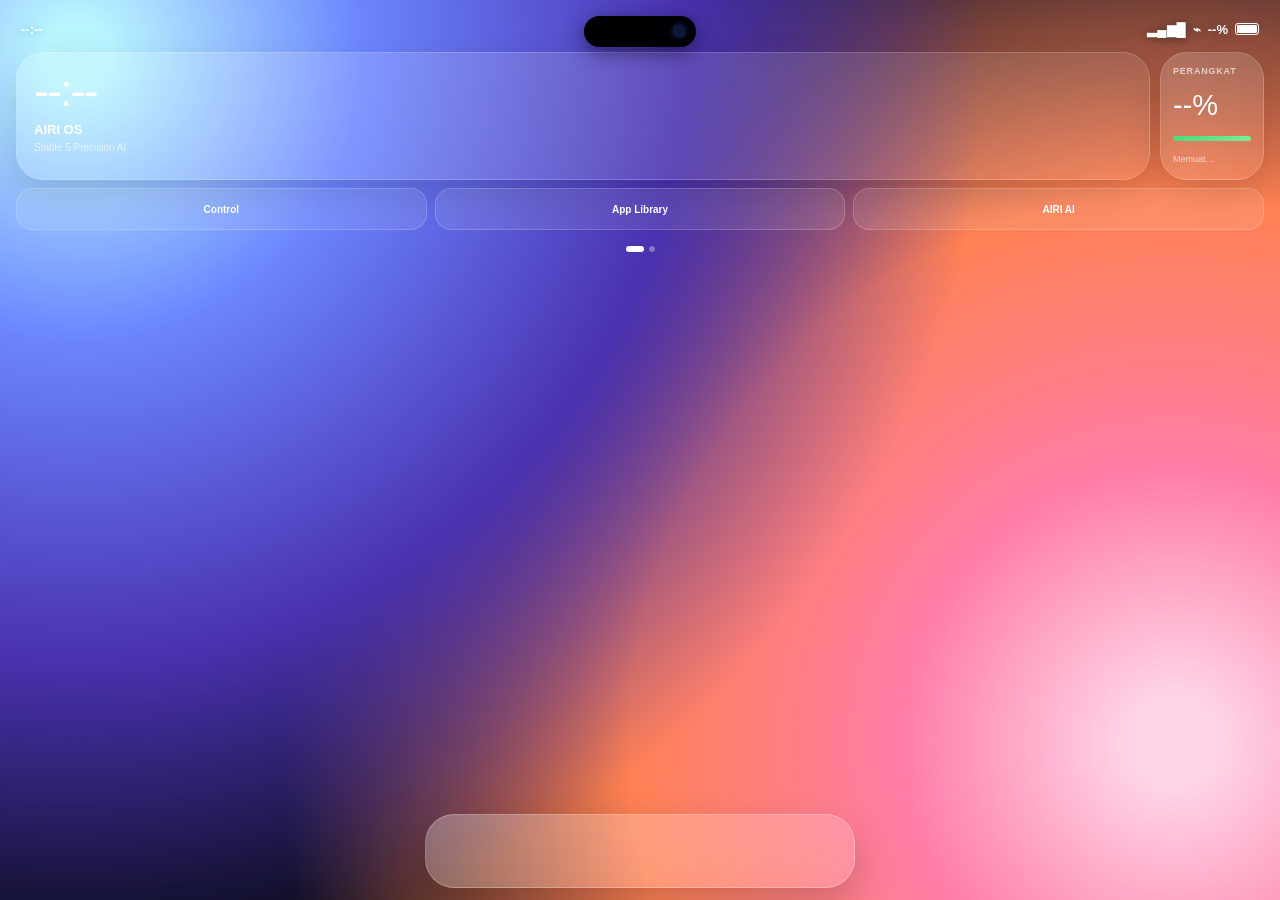
<file: android-airi-os/app/src/main/assets/index.html>
<!doctype html><html lang="id"><head><meta charset="utf-8"><meta name="viewport" content="width=device-width,initial-scale=1,maximum-scale=1,user-scalable=no,viewport-fit=cover"><title>AIRI OS 26.6 Stable 5</title><style>
:root{--fg:#fff;--mut:#ffffffaa;--glass:#ffffff22;--line:#ffffff2d}*{box-sizing:border-box;-webkit-tap-highlight-color:transparent}html,body{margin:0;width:100%;height:100%;overflow:hidden;background:#060812;color:#fff;font-family:-apple-system,BlinkMacSystemFont,"Segoe UI",Roboto,Arial,sans-serif}button,input,select{font:inherit}.shell{position:fixed;inset:0;overflow:hidden;background:#090d19}.wall{position:absolute;inset:-8%;background:radial-gradient(circle at 12% 12%,#b9f5ff 0 2%,#6b85ff 18%,#4a31af 38%,transparent 57%),radial-gradient(circle at 86% 78%,#ffd4e7 0 3%,#ff7da7 18%,#ff8153 36%,transparent 59%),linear-gradient(155deg,#11162f,#070b18 63%,#201223)}.wall.mid{background:radial-gradient(circle at 15% 10%,#60e5ff 0 2%,#315ec8 20%,#172e6a 40%,transparent 58%),radial-gradient(circle at 86% 82%,#7161ff 0 2%,#322b7d 22%,#11172e 42%,transparent 60%),linear-gradient(155deg,#07101e,#050811 70%,#101327)}.screen{position:absolute;inset:0;padding:10px 16px 100px}.status{height:38px;display:flex;align-items:center;justify-content:space-between;font-size:13px;font-weight:800;padding:0 5px;text-shadow:0 1px 8px #0006}.sr{display:flex;gap:7px;align-items:center}.battery{width:24px;height:12px;border:1.6px solid #fff;border-radius:3px;padding:1px}.battery b{display:block;height:100%;background:#fff;border-radius:1px}.island{position:fixed;z-index:30;left:50%;top:16px;transform:translateX(-50%);width:112px;height:31px;border-radius:20px;background:#010104;box-shadow:0 5px 20px #0007;touch-action:none}.island:after{content:"";position:absolute;right:13px;top:11px;width:8px;height:8px;border-radius:50%;background:#0e1730;box-shadow:0 0 7px #3273ff}.island.drag{box-shadow:0 0 0 2px #ffffff77,0 10px 28px #0009}.hero{height:128px;display:grid;grid-template-columns:minmax(0,1fr) 104px;gap:10px;margin-top:4px}.card{background:linear-gradient(145deg,#ffffff2e,#ffffff14);border:1px solid var(--line);border-radius:27px;box-shadow:0 14px 34px #0002}.clock{padding:15px 17px}.time{font-size:45px;line-height:46px;font-weight:250;letter-spacing:-2px}.date{margin-top:8px;font-size:13px;font-weight:800}.sub{font-size:10px;color:var(--mut);margin-top:5px}.device{padding:13px 12px;display:flex;flex-direction:column;justify-content:space-between}.tiny{font-size:9px;letter-spacing:.8px;color:var(--mut);font-weight:800}.pct{font-size:29px}.bar{height:5px;background:#ffffff20;border-radius:6px;overflow:hidden}.bar b{display:block;height:100%;background:linear-gradient(90deg,#50d979,#78ed98)}.dev{font-size:9px;color:var(--mut);line-height:1.3}.quick{height:42px;margin-top:8px;display:grid;grid-template-columns:1fr 1fr 1fr;gap:8px}.qb{border:1px solid var(--line);background:#ffffff19;color:#fff;border-radius:16px;font-size:10px;font-weight:800}.qb:active{transform:scale(.97)}.grid{display:grid;grid-template-columns:repeat(4,1fr);gap:9px 7px;margin-top:10px}.app{text-align:center;min-width:0}.app button{border:0;background:none;color:#fff;width:100%;padding:0}.ico{width:min(13.4vw,55px);height:min(13.4vw,55px);margin:auto;border-radius:14px;display:grid;place-items:center;box-shadow:0 7px 17px #0004,inset 0 1px #ffffff33;font-size:20px;font-weight:800}.lab{font-size:10px;margin-top:5px;white-space:nowrap;overflow:hidden;text-overflow:ellipsis;text-shadow:0 1px 5px #0009}.phone,.msg,.wa{background:linear-gradient(145deg,#66eb78,#11b84a)}.cam{background:linear-gradient(145deg,#fafafa,#cfd4dd);color:#2a2e35}.photo,.play,.mail,.cal{background:#fff;color:#20232b}.set{background:linear-gradient(145deg,#bcc2ca,#727b88)}.chrome{background:#f6f7f9;color:#377ef1}.yt{background:linear-gradient(145deg,#ff5151,#e20018)}.files{background:linear-gradient(145deg,#68c6ff,#2868e7)}.calc{background:linear-gradient(145deg,#ffbe52,#ee7400)}.clocki{background:linear-gradient(145deg,#2f333a,#090a0d)}.note{background:linear-gradient(#ffdb50 0 28%,#fff 28%);color:#8a6b00}.maps{background:linear-gradient(135deg,#5bd978,#5bc6ff 52%,#f0dc59)}.gen{background:linear-gradient(145deg,#68748e,#2b3243)}.dots{height:18px;display:flex;justify-content:center;align-items:center;gap:5px}.dots i{width:6px;height:6px;border-radius:50%;background:#ffffff55}.dots i:first-child{width:18px;border-radius:5px;background:#fff}.dock{position:fixed;z-index:16;left:50%;bottom:max(12px,env(safe-area-inset-bottom));transform:translateX(-50%);width:calc(100% - 40px);max-width:430px;height:74px;border-radius:29px;background:linear-gradient(155deg,#ffffff48,#ffffff25);border:1px solid #ffffff3b;display:grid;grid-template-columns:repeat(4,1fr);align-items:center;padding:8px 13px;box-shadow:0 16px 40px #0003}.dock .lab{display:none}.dock .ico{width:min(13.5vw,56px);height:min(13.5vw,56px)}.overlay{position:fixed;inset:0;z-index:50;background:#03061188;display:none}.overlay.show{display:block}.sheet{position:absolute;left:12px;right:12px;bottom:12px;max-height:82vh;overflow:auto;border-radius:29px;padding:16px;background:linear-gradient(160deg,#252d42fb,#111620fb);border:1px solid var(--line);box-shadow:0 25px 70px #0009}.handle{width:42px;height:5px;border-radius:5px;background:#ffffff40;margin:-3px auto 12px}.title{font-size:22px;font-weight:850}.mut{font-size:10px;color:var(--mut)}.row{margin-top:10px;padding:12px;border-radius:18px;background:#ffffff10;display:flex;align-items:center;justify-content:space-between;gap:10px}.row b{font-size:12px}.row small{display:block;font-size:9px;color:var(--mut);margin-top:2px}.btn{border:0;border-radius:13px;background:#fff;color:#111627;font-weight:800;font-size:10px;padding:9px 11px}.control{position:absolute;right:10px;top:48px;width:min(91vw,350px);padding:14px;border-radius:29px;background:linear-gradient(160deg,#31394ffa,#121722fb);border:1px solid var(--line)}.cg{display:grid;grid-template-columns:1fr 1fr;gap:9px}.tile{border:0;color:#fff;text-align:left;height:88px;border-radius:20px;background:#ffffff12;padding:12px;display:flex;flex-direction:column;justify-content:space-between;font-size:11px;font-weight:800}.round{width:34px;height:34px;border-radius:50%;background:#287cff;display:grid;place-items:center}.slider{height:46px;border-radius:16px;background:#ffffff12;margin-top:9px;padding:9px 11px;font-size:10px}.slider input{width:100%;accent-color:#fff}.aiSheet{display:flex;flex-direction:column;height:min(76vh,650px)}.chat{flex:1;overflow:auto;margin-top:12px;padding-right:2px}.bubble{max-width:84%;padding:10px 12px;border-radius:17px;margin:7px 0;font-size:12px;line-height:1.42}.me{margin-left:auto;background:#287cff}.bot{background:#ffffff12;border:1px solid #ffffff18}.composer{display:flex;gap:7px;margin-top:10px}.composer input{flex:1;min-width:0;border:1px solid var(--line);background:#ffffff12;color:#fff;border-radius:16px;padding:12px;outline:none}.send{width:46px;border:0;border-radius:15px;background:#fff;color:#172036;font-weight:900}.chips{display:flex;gap:6px;overflow:auto;margin-top:8px}.chip{white-space:nowrap;border:1px solid var(--line);background:#ffffff10;color:#fff;border-radius:14px;padding:7px 9px;font-size:9px}.cfg{display:grid;grid-template-columns:1fr 92px;gap:6px;margin-top:8px}.cfg input,.cfg select{min-width:0;border:1px solid var(--line);background:#151b29;color:#fff;border-radius:12px;padding:9px;font-size:10px}.ctx{position:fixed;z-index:70;display:none;min-width:180px;padding:8px;border-radius:17px;background:#1b2030fa;border:1px solid var(--line);box-shadow:0 18px 45px #0008}.ctx.show{display:block}.ctx button{width:100%;border:0;background:none;color:#fff;text-align:left;padding:10px;border-radius:11px;font-size:12px}.lib{position:absolute;inset:42px 0 88px;transform:translateX(108%);transition:.22s;opacity:.2}.lib.show{transform:none;opacity:1}.homeWrap{transition:.22s}.homeWrap.hide{transform:translateX(-108%);opacity:.2}.libTitle{font-size:28px;font-weight:850}.search{height:40px;margin-top:9px;border-radius:14px;background:#ffffff18;border:1px solid var(--line);display:flex;align-items:center;padding:0 12px}.search input{flex:1;border:0;background:none;color:#fff;outline:none}.libscroll{height:calc(100% - 78px);overflow:auto;margin-top:9px}.group{border-radius:21px;background:#ffffff10;border:1px solid var(--line);padding:10px;margin-bottom:9px}.group h3{font-size:11px;margin:0 0 9px}.lg{display:grid;grid-template-columns:repeat(4,1fr);gap:10px 6px}.lg .ico{width:min(12.6vw,51px);height:min(12.6vw,51px)}.toast{position:fixed;z-index:90;left:50%;bottom:96px;transform:translateX(-50%) translateY(10px);opacity:0;background:#090c13ee;border:1px solid var(--line);border-radius:13px;padding:9px 13px;font-size:10px;transition:.18s}.toast.show{opacity:1;transform:translateX(-50%)}@media(max-height:760px){.hero{height:118px}.time{font-size:40px;line-height:41px}.grid{gap:7px 6px;margin-top:8px}.quick{height:38px}.dock{height:68px}}
</style></head><body><div class="shell" id="shell"><div class="wall" id="wall"></div><div class="island" id="island"></div><div class="screen"><div class="status"><span id="tm">--:--</span><span class="sr"><span>▂▄▆█</span><span>⌁</span><span id="bp">--%</span><span class="battery"><b id="bf"></b></span></span></div><div class="homeWrap" id="homeWrap"><div class="hero"><div class="card clock"><div class="time" id="time">--:--</div><div class="date" id="date">AIRI OS</div><div class="sub">Stable 5 Precision AI</div></div><div class="card device"><div class="tiny">PERANGKAT</div><div class="pct" id="dp">--%</div><div class="bar"><b id="db"></b></div><div class="dev" id="dev">Memuat…</div></div></div><div class="quick"><button class="qb" data-open="control">Control</button><button class="qb" data-open="library">App Library</button><button class="qb" data-open="ai">AIRI AI</button></div><div class="grid" id="home"></div><div class="dots"><i></i><i></i></div></div><div class="lib" id="lib"><div class="libTitle">App Library</div><label class="search">⌕ <input id="q" placeholder="Cari aplikasi"></label><div class="libscroll" id="list"></div></div></div><div class="dock" id="dock"></div></div>
<div class="overlay" id="settings"><div class="sheet"><div class="handle"></div><div class="title">AIRI Settings</div><div class="mut">26.6.9 • Stable 5 Precision AI</div><div class="row"><div><b>Launcher utama</b><small>Pilih AIRI sebagai Home default.</small></div><button class="btn" id="homeSet">Pilih Home</button></div><div class="row"><div><b>Dynamic Island</b><small>Geser langsung dengan jari. Posisi tersimpan.</small></div><button class="btn" id="resetIsland">Reset</button></div><div class="row"><div><b>Wallpaper</b><small>Ganti gaya latar.</small></div><button class="btn" id="wallBtn">Ganti</button></div><div class="row"><div><b>AIRI Camera</b><small>Viewfinder 4:3 • AIRI Natural.</small></div><button class="btn" id="camBtn">Buka</button></div></div></div>
<div class="overlay" id="cc"><div class="control"><div class="title" style="font-size:20px;margin-bottom:11px">Control Center</div><div class="cg"><button class="tile" data-panel="wifi"><span class="round">⌁</span>Wi‑Fi</button><button class="tile" data-panel="bluetooth"><span class="round">◉</span>Bluetooth</button><button class="tile" data-panel="focus"><span class="round">☾</span>Fokus</button><button class="tile" data-panel="display"><span class="round">☀</span>Display</button></div><div class="slider">Brightness <input id="bright" type="range" min="10" max="100" value="90"></div><div class="slider">Volume <input id="volume" type="range" min="0" max="100" value="60"></div><div class="quick" style="margin-top:9px"><button class="qb" id="ccCam">Camera</button><button class="qb" id="ccAi">AIRI AI</button><button class="qb" id="ccSet">Settings</button></div></div></div>
<div class="overlay" id="ai"><div class="sheet aiSheet"><div class="handle"></div><div class="title">AIRI Assistant</div><div class="mut" id="aiMode">Local intelligence • OpenAI/Gemini ready</div><div class="chips"><button class="chip" data-prompt="Buka WhatsApp">Buka WhatsApp</button><button class="chip" data-prompt="Buka kamera">Kamera</button><button class="chip" data-prompt="Berapa baterai saya?">Baterai</button><button class="chip" data-prompt="Buka Wi-Fi">Wi‑Fi</button></div><div class="chat" id="chat"><div class="bubble bot">Halo. Saya AIRI Assistant. Saya bisa mengontrol launcher dan aplikasi secara lokal. Untuk percakapan AI kompleks, atur AI Gateway HTTPS di bawah.</div></div><div class="cfg"><input id="gateway" placeholder="https://gateway-anda.example/airi"><select id="provider"><option value="openai">ChatGPT</option><option value="gemini">Gemini</option></select></div><div class="composer"><input id="ask" placeholder="Tanya atau beri perintah…"><button class="send" id="send">↑</button></div></div></div>
<div class="ctx" id="ctx"><button id="ctxOpen">Buka aplikasi</button><button id="ctxInfo">Info aplikasi</button></div><div class="toast" id="toast"></div>
<script>(function(){'use strict';var A=window.AIRI||null,$=id=>document.getElementById(id),home=$('home'),dock=$('dock'),lib=$('lib'),homeWrap=$('homeWrap'),list=$('list'),q=$('q'),island=$('island'),ctx=$('ctx'),toast=$('toast'),settings=$('settings'),cc=$('cc'),ai=$('ai'),ctxPkg='',ctxName='',apps=[],status={};var C=[['Telepon','com.android.contacts','phone','☎'],['Pesan','com.android.mms','msg','●'],['AIRI Camera','airi.camera','cam','◎'],['Foto','com.google.android.apps.photos','photo','✣'],['Pengaturan','settings','set','⚙'],['Chrome','com.android.chrome','chrome','●'],['WhatsApp','com.whatsapp','wa','◔'],['YouTube','com.google.android.youtube','yt','▶'],['Play Store','com.android.vending','play','▷'],['File','com.coloros.filemanager','files','▰'],['Kalkulator','com.coloros.calculator','calc','÷'],['Jam','com.coloros.alarmclock','clocki','◷'],['Kalender','com.google.android.calendar','cal','16'],['Catatan','com.coloros.note','note','≡'],['Gmail','com.google.android.gm','mail','M'],['Maps','com.google.android.apps.maps','maps','⌖']];function esc(s){return String(s||'').replace(/[&<>"']/g,c=>({'&':'&amp;','<':'&lt;','>':'&gt;','"':'&quot;',"'":'&#39;'}[c]))}function cm(p){return C.find(x=>x[1]===p)}function tile(a,label=true){var c=cm(a.pkg),cl=c?c[2]:'gen',g=c?c[3]:esc((a.name||'?')[0].toUpperCase());return '<div class="app"><button data-p="'+esc(a.pkg)+'" data-n="'+esc(a.name)+'"><span class="ico '+cl+'">'+g+'</span>'+(label?'<span class="lab">'+esc(a.name)+'</span>':'')+'</button></div>'}function commons(){return C.map(x=>({name:x[0],pkg:x[1]}))}function installed(){try{return A&&A.getInstalledApps?JSON.parse(A.getInstalledApps()||'[]'):commons()}catch(e){return commons()}}function renderHome(){home.innerHTML=commons().map(a=>tile(a,true)).join('');dock.innerHTML=[0,6,5,2].map(i=>tile({name:C[i][0],pkg:C[i][1]},false)).join('')}function renderLib(v=''){v=v.toLowerCase();var a=apps.filter(x=>!v||String(x.name).toLowerCase().includes(v));list.innerHTML='<div class="group"><h3>Semua Aplikasi • '+a.length+'</h3><div class="lg">'+a.map(x=>tile(x,true)).join('')+'</div></div>'}function tip(t){toast.textContent=t;toast.classList.add('show');clearTimeout(tip.t);tip.t=setTimeout(()=>toast.classList.remove('show'),1100)}function launch(p,n){if(p==='settings'){settings.classList.add('show');return}try{if(A&&A.launchApp)A.launchApp(p);else location.href='app://'+p}catch(e){}tip('Membuka '+n)}function closeAll(){[settings,cc,ai].forEach(x=>x.classList.remove('show'));ctx.classList.remove('show')}function showAi(){closeAll();ai.classList.add('show');loadAiCfg()}function openLib(){closeAll();lib.classList.add('show');homeWrap.classList.add('hide')}function homePage(){closeAll();lib.classList.remove('show');homeWrap.classList.remove('hide');q.blur();return true}function tick(){var d=new Date(),t=('0'+d.getHours()).slice(-2)+':'+('0'+d.getMinutes()).slice(-2),D=['Minggu','Senin','Selasa','Rabu','Kamis','Jumat','Sabtu'],M=['Jan','Feb','Mar','Apr','Mei','Jun','Jul','Agu','Sep','Okt','Nov','Des'];$('tm').textContent=t;$('time').textContent=t;$('date').textContent=D[d.getDay()]+', '+d.getDate()+' '+M[d.getMonth()]}function refresh(){try{status=A&&A.getDeviceStatus?JSON.parse(A.getDeviceStatus()):{};var b=parseInt(status.battery||0,10);$('bp').textContent=b+'%';$('bf').style.width=b+'%';$('dp').textContent=b+'%';$('db').style.width=b+'%';$('dev').textContent='RAM '+(status.ramGb||'?')+' GB • '+(status.freeGb||'?')+' GB kosong';apps=installed().sort((a,b)=>String(a.name).localeCompare(String(b.name)));renderLib(q.value||'')}catch(e){}}function addBubble(t,me){var d=document.createElement('div');d.className='bubble '+(me?'me':'bot');d.textContent=t;$('chat').appendChild(d);$('chat').scrollTop=$('chat').scrollHeight}function localCommand(m){var s=m.toLowerCase();if(s.includes('buka whatsapp')){launch('com.whatsapp','WhatsApp');return'Siap, membuka WhatsApp.'}if(s.includes('buka kamera')||s==='kamera'){launch('airi.camera','AIRI Camera');return'Siap, membuka AIRI Camera.'}if(s.includes('buka youtube')){launch('com.google.android.youtube','YouTube');return'Siap, membuka YouTube.'}if(s.includes('wifi')||s.includes('wi-fi')){try{A&&A.openPanel&&A.openPanel('wifi')}catch(e){}return'Siap, membuka panel Wi‑Fi.'}if(s.includes('bluetooth')){try{A&&A.openPanel&&A.openPanel('bluetooth')}catch(e){}return'Siap, membuka Bluetooth.'}if(s.includes('baterai'))return'Baterai saat ini '+(status.battery||'?')+'%. RAM '+(status.ramGb||'?')+' GB dan penyimpanan kosong '+(status.freeGb||'?')+' GB.';if(s.includes('pengaturan')){launch('settings','Pengaturan');return'Siap, membuka Pengaturan.'}return null}function ask(m){m=(m||'').trim();if(!m)return;addBubble(m,true);$('ask').value='';var local=localCommand(m);if(local){setTimeout(()=>addBubble(local,false),120);return}addBubble('Menghubungi AI…',false);var b=$('chat').lastElementChild;try{A&&A.saveAiConfig&&A.saveAiConfig($('gateway').value,$('provider').value);A&&A.askAI&&A.askAI(m)}catch(e){b.textContent='AI Gateway belum tersedia.'}}window.airiAiResult=function(t,ok){var ch=$('chat'),last=ch.lastElementChild;if(last&&last.textContent==='Menghubungi AI…')last.remove();addBubble(t,false);$('aiMode').textContent=(ok?'AI Cloud aktif • ':'Mode lokal • ')+$('provider').options[$('provider').selectedIndex].text}function loadAiCfg(){try{var c=A&&A.getAiConfig?JSON.parse(A.getAiConfig()):{};$('gateway').value=c.gateway||'';$('provider').value=c.provider||'openai'}catch(e){}}function bindApps(root){var timer,x=0,y=0;root.addEventListener('touchstart',e=>{var b=e.target.closest('.app button');if(!b)return;x=e.touches[0].clientX;y=e.touches[0].clientY;timer=setTimeout(()=>{ctxPkg=b.dataset.p;ctxName=b.dataset.n;ctx.style.left=Math.max(8,Math.min(innerWidth-190,x-80))+'px';ctx.style.top=Math.max(50,Math.min(innerHeight-120,y-40))+'px';ctx.classList.add('show')},500)},{passive:true});root.addEventListener('touchmove',e=>{if(timer&&(Math.abs(e.touches[0].clientX-x)>12||Math.abs(e.touches[0].clientY-y)>12)){clearTimeout(timer);timer=null}},{passive:true});root.addEventListener('touchend',()=>{if(timer){clearTimeout(timer);timer=null}},{passive:true});root.addEventListener('click',e=>{var b=e.target.closest('.app button');if(b&&!ctx.classList.contains('show'))launch(b.dataset.p,b.dataset.n)})}function initIsland(){var saved={x:-1,y:16};try{if(A&&A.getIslandPosition)saved=JSON.parse(A.getIslandPosition())}catch(e){}if(saved.x>=0){island.style.left=saved.x+'px';island.style.top=saved.y+'px';island.style.transform='translateX(-50%)'}var dx=0,dy=0,drag=false;island.addEventListener('touchstart',e=>{drag=true;island.classList.add('drag');var r=island.getBoundingClientRect();dx=e.touches[0].clientX-(r.left+r.width/2);dy=e.touches[0].clientY-r.top;e.preventDefault()},{passive:false});document.addEventListener('touchmove',e=>{if(!drag)return;var x=Math.max(58,Math.min(innerWidth-58,e.touches[0].clientX-dx)),y=Math.max(6,Math.min(90,e.touches[0].clientY-dy));island.style.left=x+'px';island.style.top=y+'px';island.style.transform='translateX(-50%)';e.preventDefault()},{passive:false});document.addEventListener('touchend',()=>{if(!drag)return;drag=false;island.classList.remove('drag');var r=island.getBoundingClientRect(),x=Math.round(r.left+r.width/2),y=Math.round(r.top);try{A&&A.setIslandPosition&&A.setIslandPosition(x,y)}catch(e){}})}renderHome();bindApps(home);bindApps(dock);bindApps(list);apps=installed().sort((a,b)=>String(a.name).localeCompare(String(b.name)));renderLib();tick();setInterval(tick,30000);refresh();initIsland();document.querySelectorAll('[data-open]').forEach(b=>b.onclick=()=>{if(b.dataset.open==='control'){closeAll();cc.classList.add('show')}else if(b.dataset.open==='library')openLib();else showAi()});document.querySelectorAll('[data-panel]').forEach(b=>b.onclick=()=>{try{A&&A.openPanel&&A.openPanel(b.dataset.panel)}catch(e){}});[settings,cc,ai].forEach(o=>o.addEventListener('click',e=>{if(e.target===o)o.classList.remove('show')}));q.oninput=()=>renderLib(q.value);$('bright').oninput=e=>{try{A&&A.setBrightness&&A.setBrightness(+e.target.value)}catch(x){}};$('volume').oninput=e=>{try{A&&A.setVolume&&A.setVolume(+e.target.value)}catch(x){}};$('ccCam').onclick=()=>launch('airi.camera','AIRI Camera');$('ccAi').onclick=showAi;$('ccSet').onclick=()=>{closeAll();settings.classList.add('show')};$('camBtn').onclick=()=>launch('airi.camera','AIRI Camera');$('homeSet').onclick=()=>{try{A&&A.openHomeSettings&&A.openHomeSettings()}catch(e){}};$('wallBtn').onclick=()=>$('wall').classList.toggle('mid');$('resetIsland').onclick=()=>{island.style.left='50%';island.style.top='16px';island.style.transform='translateX(-50%)';try{A&&A.setIslandPosition&&A.setIslandPosition(-1,16)}catch(e){}};$('send').onclick=()=>ask($('ask').value);$('ask').onkeydown=e=>{if(e.key==='Enter')ask(e.target.value)};document.querySelectorAll('[data-prompt]').forEach(b=>b.onclick=()=>ask(b.dataset.prompt));$('gateway').onchange=()=>{try{A&&A.saveAiConfig&&A.saveAiConfig($('gateway').value,$('provider').value)}catch(e){}};$('provider').onchange=$('gateway').onchange;$('ctxOpen').onclick=()=>{ctx.classList.remove('show');launch(ctxPkg,ctxName)};$('ctxInfo').onclick=()=>{ctx.classList.remove('show');try{A&&A.openAppInfo&&A.openAppInfo(ctxPkg)}catch(e){}};document.addEventListener('click',e=>{if(ctx.classList.contains('show')&&!e.target.closest('.ctx'))ctx.classList.remove('show')});window.airiBack=function(){if(ctx.classList.contains('show')){ctx.classList.remove('show');return true}if(settings.classList.contains('show')||cc.classList.contains('show')||ai.classList.contains('show')){closeAll();return true}if(lib.classList.contains('show')){homePage();return true}return false};window.airiHome=homePage;window.airiRefresh=function(){refresh();return true};})();</script></body></html>
</file>
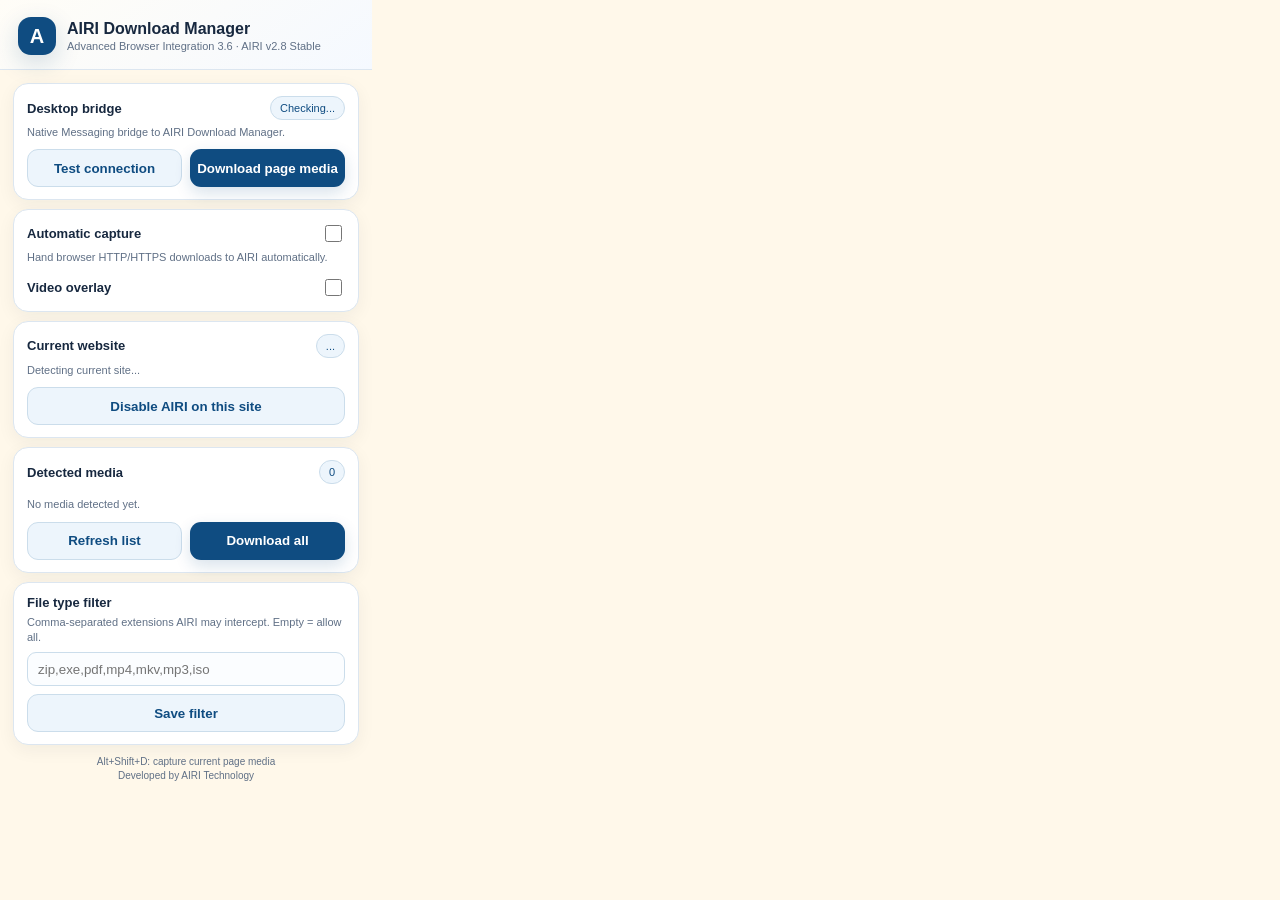
<file: native-v2.1/browser-extension/popup.html>
<!doctype html><html><head><meta charset="utf-8"><style>*{box-sizing:border-box}body{width:372px;max-height:590px;overflow:auto;margin:0;background:#fff8ea;color:#17283f;font:13px "Segoe UI Variable","Segoe UI",sans-serif}.head{position:sticky;top:0;z-index:2;padding:17px 18px 14px;background:linear-gradient(145deg,#fffdf7,#f5f9ff);border-bottom:1px solid #dce6f0}.brand{display:flex;align-items:center;gap:11px}.logo{width:38px;height:38px;border-radius:13px;background:#0f4c81;color:#fff;display:grid;place-items:center;font-size:20px;font-weight:900;box-shadow:0 8px 24px rgba(15,76,129,.18)}.head b{display:block;font-size:16px}.sub{margin-top:2px;color:#607086;font-size:11px}.body{padding:13px}.card{background:#fff;border:1px solid #dce6f0;border-radius:15px;padding:12px 13px;margin-bottom:9px;box-shadow:0 5px 18px rgba(23,40,63,.055)}.row{display:flex;align-items:center;justify-content:space-between;gap:10px}.label{font-weight:700}.hint{font-size:11px;color:#607086;margin-top:5px;line-height:1.4}.pill{font-size:11px;padding:5px 9px;border-radius:999px;background:#edf5fc;border:1px solid #cbddeb;color:#0f4c81;white-space:nowrap}.ok{color:#17643a;border-color:#b9dec9;background:#eef9f2}.bad{color:#a12a2a;border-color:#e8c2c2;background:#fff2f2}.buttons{display:grid;grid-template-columns:1fr 1fr;gap:8px;margin-top:9px}button{height:38px;border:0;border-radius:11px;background:#0f4c81;color:#fff;font-weight:750;cursor:pointer;box-shadow:0 6px 16px rgba(15,76,129,.16)}button.secondary{background:#edf5fc;color:#0f4c81;border:1px solid #cbddeb;box-shadow:none}button.warn{background:#fff3ef;color:#9b3b24;border:1px solid #efcbbc;box-shadow:none}button:disabled{opacity:.55;cursor:not-allowed}input[type=checkbox]{accent-color:#0f4c81;width:17px;height:17px}input[type=text]{width:100%;height:34px;margin-top:7px;border:1px solid #cbddeb;border-radius:9px;padding:0 10px;color:#17283f;background:#fbfdff}.media-list{margin-top:8px;display:grid;gap:6px}.media{padding:8px 9px;border-radius:10px;background:#f8fbff;border:1px solid #e0e8f0}.media .name{white-space:nowrap;overflow:hidden;text-overflow:ellipsis;font-size:11px;font-weight:650}.media .meta{margin-top:3px;color:#728196;font-size:10px}.footer{text-align:center;color:#607086;font-size:10px;margin:10px 0 3px;line-height:1.4}</style></head><body><div class="head"><div class="brand"><div class="logo">A</div><div><b>AIRI Download Manager</b><div class="sub">Advanced Browser Integration 3.6 · AIRI v2.8 Stable</div></div></div></div><div class="body"><div class="card"><div class="row"><span class="label">Desktop bridge</span><span id="bridge" class="pill">Checking...</span></div><div class="hint">Native Messaging bridge to AIRI Download Manager.</div><div class="buttons"><button id="test" class="secondary">Test connection</button><button id="page">Download page media</button></div></div><div class="card"><div class="row"><span class="label">Automatic capture</span><input id="monitor" type="checkbox"></div><div class="hint">Hand browser HTTP/HTTPS downloads to AIRI automatically.</div><div class="row" style="margin-top:10px"><span class="label">Video overlay</span><input id="overlay" type="checkbox"></div></div><div class="card"><div class="row"><span class="label">Current website</span><span id="siteState" class="pill">...</span></div><div id="host" class="hint">Detecting current site...</div><button id="siteToggle" class="secondary" style="width:100%;margin-top:9px">Disable AIRI on this site</button></div><div class="card"><div class="row"><span class="label">Detected media</span><span id="count" class="pill">0</span></div><div id="mediaList" class="media-list"><div class="hint">No media detected yet.</div></div><div class="buttons"><button id="refresh" class="secondary">Refresh list</button><button id="downloadAll">Download all</button></div></div><div class="card"><span class="label">File type filter</span><div class="hint">Comma-separated extensions AIRI may intercept. Empty = allow all.</div><input id="types" type="text" placeholder="zip,exe,pdf,mp4,mkv,mp3,iso"><button id="saveTypes" class="secondary" style="width:100%;margin-top:8px">Save filter</button></div><div class="footer">Alt+Shift+D: capture current page media<br>Developed by AIRI Technology</div></div><script src="popup.js"></script></body></html>
</file>
